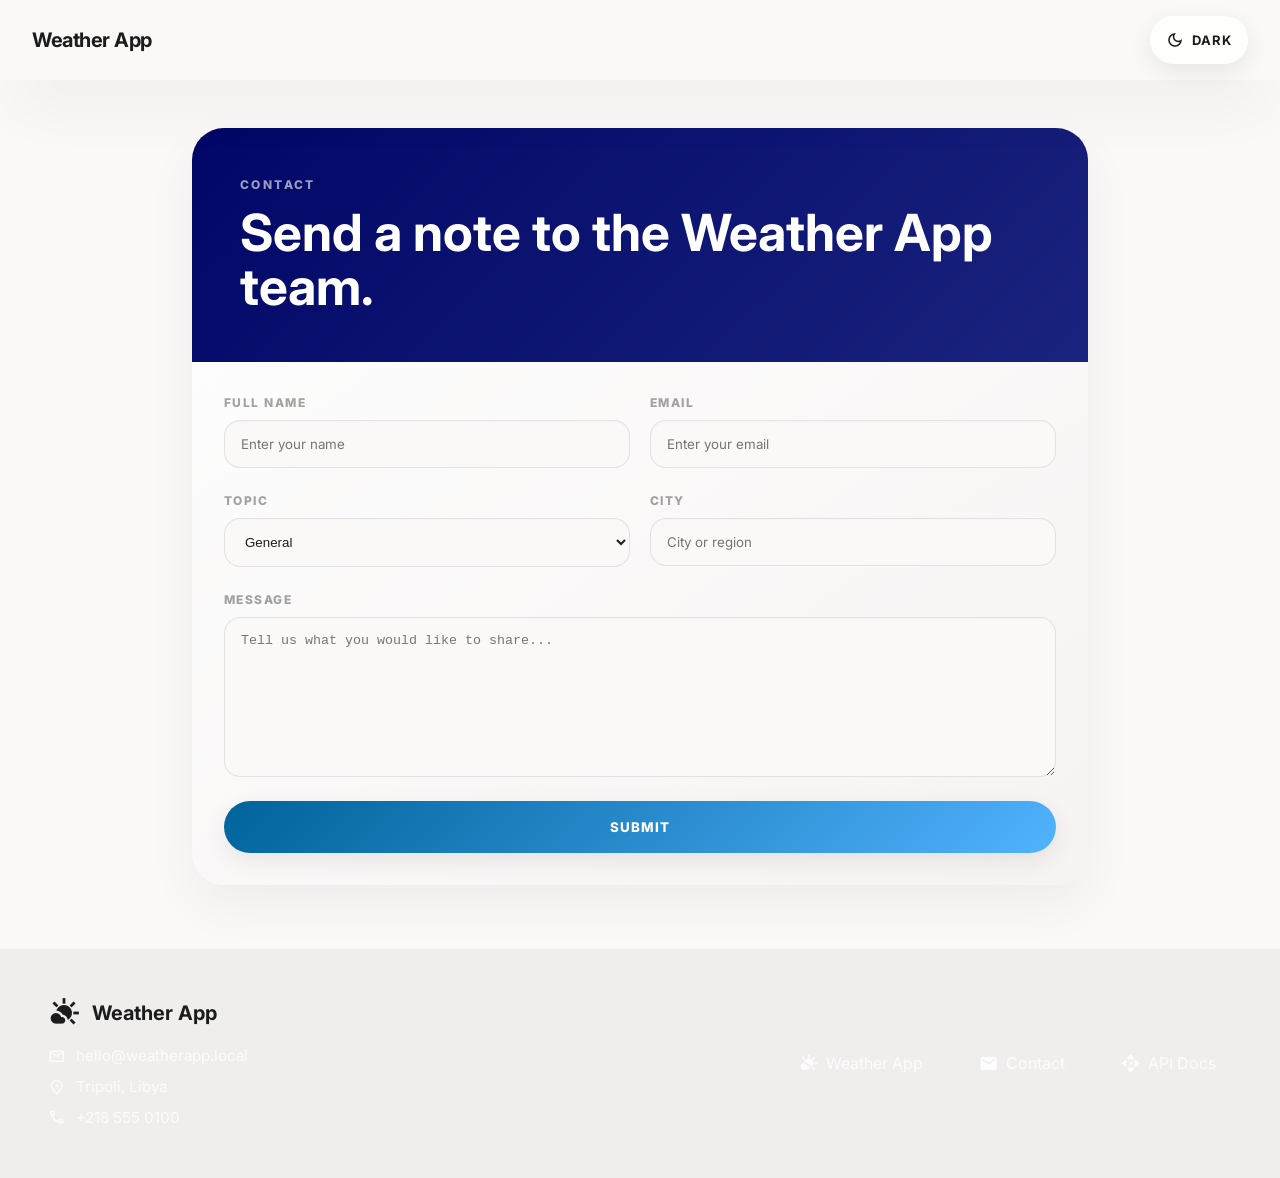
<file: contact.html>
<!DOCTYPE html>
<html lang="en">

<head>
    <meta charset="utf-8" />
    <meta name="viewport" content="width=device-width, initial-scale=1.0" />
    <title>Contact</title>

    <link href="https://fonts.googleapis.com/css2?family=Inter:wght@300;400;500;600;700;800;900&display=swap"
        rel="stylesheet" />
    <link href="https://fonts.googleapis.com/css2?family=Material+Symbols+Outlined:wght,FILL@100..700,0..1&display=swap"
        rel="stylesheet" />

    <link rel="stylesheet" href="style.css" />
    <link rel="stylesheet" href="theme.css" />
</head>

<body>
    <div class="page-shell">
        <header class="nav-header">
            <nav class="nav-inner">
                <div class="brand">
                    <a class="brand-name" href="index.html">Weather App</a>
                </div>

                <div class="search-wrapper" aria-hidden="true"></div>

                <button class="theme-toggle" id="theme-toggle" type="button" aria-label="Switch to dark mode"
                    aria-pressed="false" title="Switch theme">
                    <span class="material-symbols-outlined theme-toggle-icon" id="theme-toggle-icon">dark_mode</span>
                    <span class="theme-toggle-text" id="theme-toggle-text">Dark</span>
                </button>
            </nav>
        </header>

        <main class="contact-main">
            <section class="contact-section">
                <div class="contact-hero">
                    <p class="contact-kicker">Contact</p>
                    <h4 class="contact-title">Send a note to the Weather App team.</h4>
                </div>
                <form class="contact-form" id="contact-form">
                    <div class="contact-field-grid">
                        <div class="contact-field">
                            <label for="contact-name">Full Name</label>
                            <input id="contact-name" name="name" type="text" placeholder="Enter your name" required />
                        </div>
                        <div class="contact-field">
                            <label for="contact-email">Email</label>
                            <input id="contact-email" name="email" type="email" placeholder="Enter your email"
                                required />
                        </div>
                    </div>

                    <div class="contact-field-grid">
                        <div class="contact-field">
                            <label for="contact-topic">Topic</label>
                            <select id="contact-topic" name="topic">
                                <option value="General">General</option>
                                <option value="Feedback">Feedback</option>
                                <option value="Design">Design</option>
                                <option value="Data">Weather Data</option>
                            </select>
                        </div>
                        <div class="contact-field">
                            <label for="contact-city">City</label>
                            <input id="contact-city" name="city" type="text" placeholder="City or region" />
                        </div>
                    </div>

                    <div class="contact-field">
                        <label for="contact-message">Message</label>
                        <textarea id="contact-message" name="message"
                            placeholder="Tell us what you would like to share..." required></textarea>
                    </div>

                    <button class="contact-submit" type="submit">Submit</button>
                </form>
            </section>
        </main>

        <footer class="footer">
            <div class="footer-inner">
                <!-- brand -->
                <div class="footer-brand">
                    <div class="footer-logo">
                        <span class="material-symbols-outlined">partly_cloudy_day</span>
                        <span class="footer-brand-name">Weather App</span>
                    </div>

                    <div class="contact-footer-info">
                        <div class="footer-info-item">
                            <span class="material-symbols-outlined">mail</span>
                            <span>hello@weatherapp.local</span>
                        </div>

                        <div class="footer-info-item">
                            <span class="material-symbols-outlined">location_on</span>
                            <span>Tripoli, Libya</span>
                        </div>

                        <div class="footer-info-item">
                            <span class="material-symbols-outlined">call</span>
                            <span>+218 555 0100</span>
                        </div>
                    </div>
                </div>

                <!-- links -->
                <div class="footer-links">
                    <a href="index.html">
                        <span class="material-symbols-outlined">partly_cloudy_day</span>
                        <span>Weather App</span>
                    </a>

                    <a href="contact.html">
                        <span class="material-symbols-outlined">mail</span>
                        <span>Contact</span>
                    </a>

                    <a href="https://open-meteo.com/en/docs" target="_blank" rel="noreferrer">
                        <span class="material-symbols-outlined">api</span>
                        <span>API Docs</span>
                    </a>
                </div>
            </div>
        </footer>
    </div>

    <script src="contact.js"></script>
</body>

</html>
</file>
<file: style.css>
/* Global Styles */
:root {
    /* Spacing Scale */
    --space-1: 0.25rem;
    /* 4px  */
    --space-2: 0.5rem;
    /* 8px  */
    --space-3: 0.75rem;
    /* 12px */
    --space-4: 1rem;
    /* 16px */
    --space-5: 1.25rem;
    /* 20px */
    --space-6: 1.5rem;
    /* 24px */
    --space-8: 2rem;
    /* 32px */
    --space-10: 2.5rem;
    /* 40px */
    --space-12: 3rem;
    /* 48px */

    /* Border Radii */
    --radius-default: 1rem;
    /* 16px */
    --radius-lg: 2rem;
    /* 32px */
    --radius-xl: 3rem;
    /* 48px */
    --radius-full: 9999px;

    /* Transitions */
    --transition-all: all 0.3s ease;

    /* Layout */
    --max-width: 1440px;
}



* {
    box-sizing: border-box;
    margin: 0;
    padding: 0;
}

body {
    font-family: 'Inter', sans-serif;
    background-color: var(--background);
    color: var(--on-surface);
    line-height: 1.5;
    transition: background-color 0.3s ease, color 0.3s ease;
}

a {
    text-decoration: none;
    color: inherit;
}

button {
    border: none;
    background: none;
    cursor: pointer;
    font-family: inherit;
}

input {
    font-family: inherit;
    border: none;
    outline: none;
}

img {
    display: block;
    max-width: 100%;
}

.material-symbols-outlined {
    font-variation-settings: 'FILL' 0, 'wght' 400, 'GRAD' 0, 'opsz' 24;
}

/* 
    Navigation Styles
 */
.nav-header {
    position: fixed;
    width: 100%;
    z-index: 50;
    background-color: var(--nav-background);
    backdrop-filter: blur(24px);
    box-shadow: var(--shadow-nav);
}

.nav-inner {
    display: flex;
    justify-content: space-between;
    align-items: center;
    padding: var(--space-4) var(--space-8);
    max-width: var(--max-width);
    margin: 0 auto;
}

.brand {
    display: flex;
    align-items: center;
    gap: var(--space-2);
}

.brand-name {
    font-size: 1.25rem;
    font-weight: 700;
    letter-spacing: -0.025em;
    color: var(--on-surface);
}

/* Search Bar */
.search-wrapper {
    flex: 1;
    max-width: 36rem;
    margin: 0 var(--space-12);
}

.search-container {
    position: relative;
    width: 100%;
}

.search-icon-left {
    position: absolute;
    top: 0;
    bottom: 0;
    left: var(--space-4);
    display: flex;
    align-items: center;
    pointer-events: none;
    color: var(--nav-search-icon);
}

.search-input {
    width: 100%;
    height: 3rem;
    padding-left: 3rem;
    padding-right: var(--space-4);
    background-color: var(--surface-container-lowest);
    border-radius: var(--radius-xl);
    border: none;
    box-shadow: var(--shadow-float);
    transition: var(--transition-all);
    font-weight: 300;
    color: var(--on-surface);
}

.search-input::placeholder {
    color: var(--text-subtle);
    font-weight: 300;
}

.search-input:focus {
    box-shadow: var(--shadow-float), 0 0 0 2px var(--secondary);
    background-color: var(--search-focus-surface);
}

.theme-toggle {
    display: inline-flex;
    align-items: center;
    gap: var(--space-2);
    min-height: 3rem;
    padding: 0 var(--space-4);
    border-radius: var(--radius-xl);
    background-color: var(--theme-toggle-background);
    color: var(--theme-toggle-color);
    box-shadow: var(--theme-toggle-shadow);
    transition: var(--transition-all);
}

.theme-toggle:hover {
    background-color: var(--theme-toggle-background-hover);
    transform: translateY(-1px);
}

.theme-toggle:focus-visible {
    outline: none;
    box-shadow: var(--theme-toggle-shadow), 0 0 0 3px var(--theme-toggle-ring);
}

.theme-toggle-icon {
    font-size: 1.125rem;
}

.theme-toggle-text {
    font-size: 0.8125rem;
    font-weight: 700;
    letter-spacing: 0.08em;
    text-transform: uppercase;
}

/* 
Main content styles
 */

.main-content {
    padding-top: 8rem;
    padding-bottom: 4rem;
    padding-left: var(--space-8);
    padding-right: var(--space-8);
    max-width: var(--max-width);
    margin: 0 auto;
    display: flex;
    flex-direction: column;
    gap: var(--space-12);
}


/* 
current section styles
 */

.current-section {
    position: relative;
    overflow: hidden;
    border-radius: var(--radius-lg);
    background: linear-gradient(135deg, var(--primary), var(--primary-container));
    padding: var(--space-12);
    color: var(--on-primary);
    min-height: 480px;
    display: flex;
    flex-direction: column;
    justify-content: space-between;
}

.current-body {
    position: relative;
    z-index: 10;
    display: flex;
    flex-direction: row;
    justify-content: space-between;
    align-items: center;
    flex: 1;
}

.current-info {
    display: flex;
    flex: 1;
    flex-direction: column;
    gap: var(--space-4);
}

.current-location {
    display: flex;
    align-items: center;
    gap: var(--space-2);
    color: var(--hero-text-muted);
    text-transform: uppercase;
    letter-spacing: 0.2em;
    font-weight: 500;
    font-size: 0.75rem;
}

.current-location-icon {
    font-size: 1rem;
}

.current-temp {
    font-size: 10rem;
    font-weight: 900;
    line-height: 1;
    letter-spacing: -0.05em;
    margin-left: -0.125rem;
}

.current-detail-row {
    display: flex;
    align-items: center;
    gap: var(--space-4);
}

.current-condition {
    font-size: 1.875rem;
    font-weight: 300;
    color: var(--hero-text-strong);
}

.current-divider {
    height: 1px;
    width: 3rem;
    background-color: var(--hero-divider);
}

.current-hilo {
    font-size: 1.25rem;
    color: var(--hero-text-soft);
}

.daypart-section {
    position: relative;
    margin-top: 2rem;
}

.daypart-header {
    margin-bottom: 1.25rem;
}

.daypart-kicker {
    font-size: 0.85rem;
    font-weight: 600;
    letter-spacing: 0.12em;
    text-transform: uppercase;
    opacity: 0.75;
}

.daypart-grid {
    display: grid;
    grid-template-columns: repeat(3, minmax(0, 1fr));
    gap: 1rem;
}

.daypart-card {
    position: relative;

    display: flex;
    flex-direction: column;
    align-items: center;
    text-align: center;

    padding: 1.5rem;

    border-radius: 24px;

    background: rgba(255, 255, 255, 0.08);
    backdrop-filter: blur(18px);
    -webkit-backdrop-filter: blur(18px);

    border: 1px solid rgba(255, 255, 255, 0.12);

    transition:
        transform 0.3s ease,
        background 0.3s ease,
        border-color 0.3s ease;
}

.daypart-card:hover {
    transform: translateY(-6px);
    background: rgba(255, 255, 255, 0.12);
    border-color: rgba(255, 255, 255, 0.2);
}

.daypart-label {
    font-size: 0.85rem;
    font-weight: 600;
    text-transform: uppercase;
    letter-spacing: 0.08em;
    opacity: 0.8;
}

.daypart-icon {
    margin: 1rem 0;
    font-size: 3rem;
}

.daypart-temp {
    margin: 0;

    font-size: 2rem;
    font-weight: 800;
    line-height: 1;
}

.daypart-note {
    margin-top: 0.75rem;

    font-size: 0.95rem;
    line-height: 1.5;

    opacity: 0.75;
}

@media (max-width: 768px) {
    .daypart-grid {
        grid-template-columns: 1fr;
    }

    .daypart-card {
        padding: 1.25rem;
    }
}

/* Glassmorphism Card */
.glass-card {
    background: var(--glass-surface);
    backdrop-filter: blur(24px);
    padding: 2.5rem;
    border-radius: var(--radius-default);
    border: 1px solid var(--glass-border);
    box-shadow: var(--glass-shadow);
    display: flex;
    justify-content: center;
    align-items: center;
    gap: var(--space-4);
}

.glass-icon {
    font-size: 12rem;
    color: var(--secondary-container);
    filter: var(--icon-shadow);
}

.glass-label {
    text-align: center;
}

.glass-station {
    font-size: 0.75rem;
    text-transform: uppercase;
    letter-spacing: 0.1em;
    color: var(--hero-text-faint);
    margin-bottom: 0.25rem;
}

.glass-status {
    font-weight: 700;
    font-size: 1.125rem;
}

/* current Meta */
.current-meta {
    margin-top: var(--space-12);
    display: flex;
    gap: var(--space-12);
    font-size: 0.875rem;
    text-transform: uppercase;
    letter-spacing: 0.1em;
    font-weight: 600;
    color: var(--hero-text-subtle);
}

.current-live {
    display: flex;
    align-items: center;
    gap: var(--space-2);
}

.live-dot {
    width: 0.5rem;
    height: 0.5rem;
    border-radius: var(--radius-full);
    background-color: var(--secondary-container);
    animation: pulse 2s ease-in-out infinite;
}

.forecast-section {
    display: flex;
    flex-direction: column;
    gap: var(--space-6);
}

.section-title {
    font-size: 0.75rem;
    text-transform: uppercase;
    letter-spacing: 0.25em;
    font-weight: 900;
    color: var(--text-muted);
    padding: 0 var(--space-2);
}

.forecast-grid {
    display: grid;
    grid-template-columns: repeat(7, 1fr);
    gap: var(--space-4);
}

/* Forecast Day Card */
.forecast-card {
    background-color: var(--surface-container-low);
    padding: var(--space-6);
    border-radius: var(--radius-default);
    display: flex;
    flex-direction: column;
    align-items: center;
    justify-content: space-between;
    min-height: 220px;
    transition: var(--transition-all);
    cursor: pointer;
}

.forecast-card:focus-visible {
    outline: none;
    box-shadow: var(--card-shadow), 0 0 0 3px var(--secondary);
}

.forecast-card:hover {
    background-color: var(--surface-container-high);
}

.forecast-card.active {
    background-color: var(--surface-container-lowest);
    box-shadow: var(--card-shadow);
}

.forecast-card.active:hover {
    transform: scale(1.02);
}

.forecast-day {
    font-size: 0.75rem;
    font-weight: 900;
    text-transform: uppercase;
    letter-spacing: 0.1em;
}

.forecast-card.active .forecast-day {
    color: var(--secondary);
}

.forecast-card:not(.active) .forecast-day {
    color: var(--forecast-day-muted);
}

.forecast-icon {
    font-size: 2.5rem;
    margin: var(--space-4) 0;
}

.forecast-card.active .forecast-icon {
    color: var(--secondary);
}

.forecast-card:not(.active) .forecast-icon {
    color: var(--forecast-icon-muted);
}

.forecast-temps {
    text-align: center;
}

.forecast-high {
    font-size: 1.5rem;
    font-weight: 700;
    color: var(--on-surface);
}

.forecast-low {
    font-size: 0.875rem;
    font-weight: 500;
    color: var(--text-muted);
}


.metrics-grid {
    display: grid;
    grid-template-columns: repeat(3, 1fr);
    gap: var(--space-6);
}

.metric-card {
    background-color: var(--surface-container-lowest);
    padding: var(--space-8);
    border-radius: var(--radius-default);
    box-shadow: var(--shadow-ambient);
    transition: var(--transition-all);
}

.metric-card:hover {
    box-shadow: var(--shadow-ambient-lg);
}

.metric-header {
    display: flex;
    align-items: center;
    justify-content: space-between;
    margin-bottom: var(--space-8);
}

.metric-label {
    font-size: 0.6875rem;
    font-weight: 900;
    text-transform: uppercase;
    letter-spacing: 0.1em;
    color: var(--text-muted);
}

.metric-icon {
    color: var(--secondary);
}

.metric-value-row {
    display: flex;
    align-items: baseline;
    gap: var(--space-2);
}

.metric-value {
    font-size: 2.25rem;
    font-weight: 700;
    color: var(--on-surface);
}

.metric-unit {
    font-size: 1.125rem;
    font-weight: 500;
    color: var(--text-soft-strong);
}

.metric-unit-lg {
    font-size: 1.25rem;
    font-weight: 500;
    color: var(--text-soft-strong);
}

.metric-direction {
    margin-left: auto;
    font-size: 1.25rem;
    font-weight: 600;
    color: var(--secondary);
}

.metric-note {
    margin-top: var(--space-4);
    font-size: 0.875rem;
    color: var(--text-soft);
    font-weight: 500;
}

/* Gauge Components */
.gauge-track {
    margin-top: var(--space-8);
    height: 0.375rem;
    width: 100%;
    background-color: var(--secondary-fixed);
    border-radius: var(--radius-full);
    overflow: hidden;
}

.gauge-fill {
    height: 100%;
    background-color: var(--secondary);
    border-radius: var(--radius-full);
    transition: width 0.6s ease;
}

.gauge-track-dot {
    position: relative;
    overflow: visible;
}

.gauge-dot {
    position: absolute;
    top: 50%;
    transform: translate(-50%, -50%);
    width: 1rem;
    height: 1rem;
    border-radius: var(--radius-full);
    border: 2px solid var(--uv-dot-border);
    background-color: var(--secondary);
    box-shadow: var(--shadow-float);
    transition: left 0.6s ease;
}

/* Pressure Trend */
.pressure-trend {
    margin-top: var(--space-8);
    display: flex;
    align-items: center;
    gap: var(--space-2);
    color: var(--error);
    font-size: 0.75rem;
    font-weight: 900;
    text-transform: uppercase;
    letter-spacing: 0.1em;
}

.pressure-trend-icon {
    font-size: 0.875rem;
}

.footer {
    background-color: var(--surface-container);
    padding: var(--space-12) 0;
}

.footer-inner {
    display: flex;
    justify-content: space-between;
    align-items: center;
    padding: 0 var(--space-12);
    max-width: var(--max-width);
    margin: 0 auto;
}

.footer-brand {
    display: flex;
    flex-direction: column;
    gap: 1rem;
}

.footer-logo {
    display: flex;
    align-items: center;
    gap: 0.75rem;
}

.footer-logo .material-symbols-outlined {
    font-size: 2rem;
    font-variation-settings:
        'FILL' 1,
        'wght' 500;
}

.footer-brand-name {
    font-size: 1.25rem;
    font-weight: 700;
}

.contact-footer-info {
    display: flex;
    flex-direction: column;
    gap: 0.6rem;
}

.footer-info-item {
    display: flex;
    align-items: center;
    gap: 0.6rem;
    color: rgba(255, 255, 255, .8);
    font-size: 0.95rem;
}

.footer-info-item .material-symbols-outlined {
    font-size: 1.1rem;
}

.footer-copyright {
    font-size: 0.6875rem;
    text-transform: uppercase;
    letter-spacing: 0.1em;
    color: var(--footer-text-muted);
    margin-top: var(--space-2);
}

.footer-links {
    display: flex;
    justify-content: center;
    gap: 1.5rem;
    flex-wrap: wrap;
}

.footer-links a {
    display: flex;
    align-items: center;
    gap: 0.5rem;

    color: rgba(255, 255, 255, 0.85);
    text-decoration: none;

    padding: 0.65rem 1rem;
    border-radius: 12px;

    transition: all 0.25s ease;
}

.footer-links a:hover {
    color: #fff;
    background: rgba(255, 255, 255, 0.08);
    transform: translateY(-2px);
}

.footer-links .material-symbols-outlined {
    font-size: 1.2rem;
    font-variation-settings:
        'FILL' 1,
        'wght' 500,
        'GRAD' 0,
        'opsz' 24;
}

.page-shell {
    min-height: 100vh;
    display: flex;
    flex-direction: column;
}

.contact-main {
    padding-top: 8rem;
    padding-bottom: 4rem;
    padding-left: var(--space-8);
    padding-right: var(--space-8);
    max-width: 960px;
    width: 100%;
    margin: 0 auto;
}

.contact-section {
    background: linear-gradient(145deg, var(--surface-container-lowest), var(--surface-container-low));
    border-radius: var(--radius-lg);
    box-shadow: var(--shadow-ambient-lg);
    overflow: hidden;
}

.contact-hero {
    padding: var(--space-12);
    background: linear-gradient(135deg, var(--primary), var(--primary-container));
    color: var(--on-primary);
}

.contact-kicker {
    font-size: 0.75rem;
    letter-spacing: 0.2em;
    text-transform: uppercase;
    font-weight: 800;
    color: var(--hero-text-faint);
}

.contact-title {
    margin-top: var(--space-3);
    font-size: clamp(2.2rem, 4vw, 3.5rem);
    line-height: 1.05;
}

.contact-copy {
    margin-top: var(--space-4);
    max-width: 40rem;
    color: var(--hero-text-muted);
}

.contact-layout {
    display: grid;
    grid-template-columns: minmax(0, 1.3fr) minmax(260px, 0.7fr);
    gap: var(--space-8);
    padding: var(--space-12);
}

.contact-form {
    display: grid;
    gap: var(--space-6);
    padding: var(--space-8);
}

.contact-field-grid {
    display: grid;
    grid-template-columns: repeat(2, minmax(0, 1fr));
    gap: var(--space-5);
}

.contact-field {
    display: flex;
    flex-direction: column;
    gap: var(--space-2);
}

.contact-field label {
    font-size: 0.75rem;
    font-weight: 800;
    letter-spacing: 0.12em;
    text-transform: uppercase;
    color: var(--text-muted);
}

.contact-field input,
.contact-field textarea,
.contact-field select {
    width: 100%;
    padding: 0.95rem 1rem;
    border-radius: var(--radius-default);
    background-color: var(--surface);
    color: var(--on-surface);
    border: 1px solid var(--contact-input-border);
    box-shadow: inset 0 1px 2px rgba(0, 0, 0, 0.02);
    transition: var(--transition-all);
}

.contact-field textarea {
    min-height: 10rem;
    resize: vertical;
}

.contact-field input:focus,
.contact-field textarea:focus,
.contact-field select:focus {
    border-color: var(--secondary);
    box-shadow: 0 0 0 3px var(--theme-toggle-ring);
}

.contact-submit {
    display: inline-flex;
    justify-content: center;
    align-items: center;
    min-height: 3.25rem;
    padding: 0 var(--space-6);
    border-radius: var(--radius-xl);
    background: linear-gradient(135deg, var(--secondary), var(--secondary-container));
    color: var(--on-secondary);
    font-weight: 800;
    letter-spacing: 0.08em;
    text-transform: uppercase;
    box-shadow: var(--theme-toggle-shadow);
    transition: var(--transition-all);
}

.contact-submit:hover {
    transform: translateY(-1px);
}

.contact-note {
    font-size: 0.875rem;
    color: var(--text-soft);
}

.contact-footer-info {
    display: flex;
    flex-direction: column;
    gap: var(--space-2);
}

.loading-skeleton {
    background: linear-gradient(90deg,
            var(--surface-container-low) 25%,
            var(--surface-container) 50%,
            var(--surface-container-low) 75%);
    background-size: 200% 100%;
    animation: shimmer 1.5s ease-in-out infinite;
    border-radius: var(--radius-default);
}

.loading-overlay {
    position: absolute;
    inset: 0;
    background-color: var(--loading-overlay-background);
    display: flex;
    align-items: center;
    justify-content: center;
    z-index: 5;
    border-radius: inherit;
    opacity: 0;
    pointer-events: none;
    transition: opacity 0.3s ease;
}

.loading-overlay.active {
    opacity: 1;
    pointer-events: auto;
}

.loading-spinner {
    width: 2rem;
    height: 2rem;
    border: 3px solid var(--outline-variant);
    border-top-color: var(--secondary);
    border-radius: var(--radius-full);
    animation: spin 0.8s linear infinite;
}


.toast {
    position: fixed;
    bottom: var(--space-8);
    right: var(--space-8);
    background-color: var(--inverse-surface);
    color: var(--inverse-on-surface);
    padding: var(--space-4) var(--space-6);
    border-radius: var(--radius-default);
    box-shadow: var(--shadow-ambient-lg);
    z-index: 100;
    font-size: 0.875rem;
    font-weight: 500;
    transform: translateY(120%);
    opacity: 0;
    transition: all 0.4s cubic-bezier(0.4, 0, 0.2, 1);
}

.toast.visible {
    transform: translateY(0);
    opacity: 1;
}


/* Large Screens (lg) — Up to 1200px */
@media (max-width: 1200px) {
    :root {
        --max-width: 1100px;
    }

    .main-content {
        padding-top: 7rem;
        gap: var(--space-8);
    }

    .forecast-grid {
        grid-template-columns: repeat(4, 1fr);
    }

    .metrics-grid {
        grid-template-columns: repeat(2, 1fr);
    }
}

/* Medium Screens (md) — Up to 992px */
@media (max-width: 992px) {
    .nav-inner {
        padding: var(--space-4) var(--space-6);
    }

    .search-wrapper {
        margin: 0 var(--space-6);
    }

    .current-temp {
        font-size: 6rem;
    }

    .forecast-grid {
        grid-template-columns: repeat(3, 1fr);
    }

    .glass-card {
        padding: 2rem;
    }

    .glass-icon {
        font-size: 5rem;
    }

    .daypart-grid {
        grid-template-columns: 1fr;
    }

    .contact-layout {
        grid-template-columns: 1fr;
    }
}

/* Small Screens (sm) — Up to 768px */
@media (max-width: 768px) {
    .nav-inner {
        flex-wrap: wrap;
        gap: var(--space-4);
    }

    .search-wrapper {
        order: 3;
        width: 100%;
        max-width: 100%;
        margin: 0;
    }

    .brand {
        order: 1;
    }

    .theme-toggle {
        order: 2;
    }

    .main-content {
        padding-top: 11rem;
        padding-left: var(--space-6);
        padding-right: var(--space-6);
    }

    .current-section {
        padding: var(--space-8);
        min-height: auto;
    }

    .current-bg-texture {
        width: 100%;
        opacity: 0.15;
    }

    .current-body {
        flex-direction: column;
        align-items: center;
        text-align: center;
        gap: var(--space-8);
    }

    .current-info {
        align-items: center;
    }

    .current-temp {
        font-size: 5rem;
    }

    .current-meta {
        justify-content: center;
        margin-top: var(--space-8);
    }

    .daypart-header {
        align-items: center;
    }

    .daypart-heading {
        text-align: center;
    }

    .forecast-grid {
        grid-template-columns: repeat(2, 1fr);
    }

    .metrics-grid {
        grid-template-columns: 1fr;
    }

    .footer-inner {
        flex-direction: column;
        text-align: center;
        gap: var(--space-6);
    }

    .footer-links {
        justify-content: center;
        flex-wrap: wrap;
    }

    .contact-main {
        padding-top: 11rem;
        padding-left: var(--space-6);
        padding-right: var(--space-6);
    }

    .contact-hero,
    .contact-layout {
        padding: var(--space-8);
    }

    .contact-field-grid {
        grid-template-columns: 1fr;
    }
}


/* Extra Small Screens (xs) — Up to 576px */
@media (max-width: 576px) {
    .theme-toggle {
        width: 100%;
        justify-content: center;
    }

    .main-content {
        padding-top: 11rem;
        padding-left: var(--space-4);
        padding-right: var(--space-4);
        gap: var(--space-6);
    }

    .current-section {
        padding: var(--space-8) var(--space-4);
    }

    .current-temp {
        font-size: 4.5rem;
    }

    .current-condition {
        font-size: 1.5rem;
    }

    .current-meta {
        flex-direction: column;
        align-items: center;
        gap: var(--space-2);
        font-size: 0.75rem;
    }

    .forecast-grid {
        grid-template-columns: 1fr;
    }

    .metric-card {
        padding: var(--space-6);
    }

    .metric-value {
        font-size: 2rem;
    }

    .glass-card {
        width: 100%;
        padding: 1.5rem;
    }

    .glass-icon {
        font-size: 4rem;
    }

    .daypart-card {
        text-align: center;
        align-items: center;
    }

    .contact-main {
        padding-left: var(--space-4);
        padding-right: var(--space-4);
        gap: var(--space-6);
    }

    .contact-hero,
    .contact-layout {
        padding: var(--space-6);
    }

    .toast {
        right: var(--space-4);
        left: var(--space-4);
        text-align: center;
        bottom: var(--space-4);
    }
}
</file>
<file: theme.css>
:root,
:root[data-theme="light"] {
    color-scheme: light;

    /* Surface Hierarchy */
    --surface: #fbf9f8;
    --surface-dim: #dcd9d9;
    --surface-bright: #fbf9f8;
    --surface-container: #f0eded;
    --surface-container-low: #f6f3f2;
    --surface-container-lowest: #ffffff;
    --surface-container-high: #eae8e7;
    --surface-container-highest: #e4e2e1;
    --surface-variant: #e4e2e1;

    /* Primary Palette */
    --primary: #000666;
    --primary-container: #1a237e;
    --primary-fixed: #e0e0ff;
    --primary-fixed-dim: #bdc2ff;
    --on-primary: #ffffff;
    --on-primary-fixed: #000767;
    --on-primary-fixed-variant: #343d96;
    --on-primary-container: #8690ee;
    --inverse-primary: #bdc2ff;

    /* Secondary Palette */
    --secondary: #00639a;
    --secondary-container: #51b2fe;
    --secondary-fixed: #cee5ff;
    --secondary-fixed-dim: #96ccff;
    --on-secondary: #ffffff;
    --on-secondary-fixed: #001d32;
    --on-secondary-fixed-variant: #004a75;
    --on-secondary-container: #00436a;

    /* Tertiary Palette */
    --tertiary: #001c38;
    --tertiary-container: #00315c;
    --tertiary-fixed: #d3e3ff;
    --tertiary-fixed-dim: #a3c9ff;
    --on-tertiary: #ffffff;
    --on-tertiary-fixed: #001c39;
    --on-tertiary-fixed-variant: #004882;
    --on-tertiary-container: #659ade;

    /* On-Surface & Outlines */
    --on-surface: #1b1c1c;
    --on-surface-variant: #454652;
    --background: #fbf9f8;
    --on-background: #1b1c1c;
    --outline: #767683;
    --outline-variant: #c6c5d4;
    --inverse-surface: #303030;
    --inverse-on-surface: #f3f0f0;

    /* Error */
    --error: #ba1a1a;
    --error-container: #ffdad6;
    --on-error: #ffffff;
    --on-error-container: #93000a;

    /* Theme UI Tokens */
    --nav-background: rgba(251, 249, 248, 0.8);
    --nav-search-icon: rgba(69, 70, 82, 0.6);
    --text-subtle: rgba(69, 70, 82, 0.4);
    --text-muted: rgba(27, 28, 28, 0.4);
    --text-soft: rgba(27, 28, 28, 0.5);
    --text-soft-strong: rgba(27, 28, 28, 0.6);
    --hero-text-muted: rgba(255, 255, 255, 0.8);
    --hero-text-soft: rgba(255, 255, 255, 0.7);
    --hero-text-faint: rgba(255, 255, 255, 0.6);
    --hero-text-subtle: rgba(255, 255, 255, 0.5);
    --hero-text-strong: rgba(255, 255, 255, 0.9);
    --hero-divider: rgba(255, 255, 255, 0.3);
    --glass-surface: rgba(255, 255, 255, 0.12);
    --glass-border: rgba(255, 255, 255, 0.1);
    --glass-shadow: 0 25px 50px -12px rgba(0, 0, 0, 0.25);
    --icon-shadow: drop-shadow(0 4px 6px rgba(0, 0, 0, 0.15));
    --card-shadow: 0 4px 20px rgba(0, 0, 0, 0.02);
    --loading-overlay-background: rgba(251, 249, 248, 0.7);
    --uv-dot-border: #ffffff;
    --search-focus-surface: #ffffff;
    --forecast-icon-muted: rgba(0, 99, 154, 0.6);
    --theme-toggle-background: rgba(255, 255, 255, 0.78);
    --theme-toggle-background-hover: rgba(255, 255, 255, 0.98);
    --theme-toggle-color: #1b1c1c;
    --theme-toggle-shadow: 0 8px 24px rgba(0, 0, 0, 0.08);
    --theme-toggle-ring: rgba(0, 99, 154, 0.18);
    --shadow-ambient: 0 20px 40px rgba(0, 0, 0, 0.02);
    --shadow-ambient-lg: 0 20px 50px rgba(0, 0, 0, 0.05);
    --shadow-float: 0 8px 30px rgba(0, 0, 0, 0.04);
    --shadow-nav: 0 40px 60px -15px rgba(27, 28, 28, 0.05);
    --daypart-surface: rgba(255, 255, 255, 0.12);
    --daypart-border: rgba(255, 255, 255, 0.12);
    --daypart-shadow: 0 18px 36px rgba(0, 0, 0, 0.12);
    --contact-input-border: rgba(118, 118, 131, 0.18);
}

:root[data-theme="dark"] {
    color-scheme: dark;

    --surface: #0d1420;
    --surface-dim: #0a1019;
    --surface-bright: #182334;
    --surface-container: #131c2b;
    --surface-container-low: #182233;
    --surface-container-lowest: #1d283b;
    --surface-container-high: #22314a;
    --surface-container-highest: #293955;
    --surface-variant: #36455f;

    --primary: #75a8ff;
    --primary-container: #1f3972;
    --primary-fixed: #d8e5ff;
    --primary-fixed-dim: #aac7ff;
    --on-primary: #08111e;
    --on-primary-fixed: #071325;
    --on-primary-fixed-variant: #2f4e90;
    --on-primary-container: #d8e5ff;
    --inverse-primary: #355db3;

    --secondary: #6cc8ff;
    --secondary-container: #8fd7ff;
    --secondary-fixed: #173954;
    --secondary-fixed-dim: #1f4b6c;
    --on-secondary: #07131d;
    --on-secondary-fixed: #d7f1ff;
    --on-secondary-fixed-variant: #8fd7ff;
    --on-secondary-container: #d7f1ff;

    --tertiary: #8ab7ff;
    --tertiary-container: #19365a;
    --tertiary-fixed: #d7e6ff;
    --tertiary-fixed-dim: #aac9ff;
    --on-tertiary: #07131d;
    --on-tertiary-fixed: #d7e6ff;
    --on-tertiary-fixed-variant: #8ab7ff;
    --on-tertiary-container: #d7e6ff;

    --on-surface: #edf3ff;
    --on-surface-variant: #b7c2d8;
    --background: #08111d;
    --on-background: #edf3ff;
    --outline: #6d7b94;
    --outline-variant: #3a465d;
    --inverse-surface: #edf3ff;
    --inverse-on-surface: #09111c;

    --error: #ff8b8b;
    --error-container: #611717;
    --on-error: #2e0404;
    --on-error-container: #ffd9d9;

    --nav-background: rgba(8, 17, 29, 0.82);
    --nav-search-icon: rgba(183, 194, 216, 0.72);
    --text-subtle: rgba(183, 194, 216, 0.52);
    --text-muted: rgba(183, 194, 216, 0.62);
    --text-soft: rgba(219, 229, 244, 0.66);
    --text-soft-strong: rgba(237, 243, 255, 0.78);
    --hero-text-muted: rgba(245, 248, 255, 0.84);
    --hero-text-soft: rgba(235, 241, 255, 0.72);
    --hero-text-faint: rgba(229, 236, 250, 0.62);
    --hero-text-subtle: rgba(229, 236, 250, 0.56);
    --hero-text-strong: rgba(255, 255, 255, 0.94);
    --hero-divider: rgba(255, 255, 255, 0.22);
    --glass-surface: rgba(7, 16, 29, 0.22);
    --glass-border: rgba(255, 255, 255, 0.08);
    --glass-shadow: 0 25px 50px -12px rgba(0, 0, 0, 0.42);
    --icon-shadow: drop-shadow(0 6px 14px rgba(0, 0, 0, 0.3));
    --card-shadow: 0 10px 28px rgba(0, 0, 0, 0.22);
    --loading-overlay-background: rgba(8, 17, 29, 0.72);
    --uv-dot-border: #08111d;
    --search-focus-surface: #152033;
    --forecast-icon-muted: rgba(108, 200, 255, 0.72);
    --theme-toggle-background: rgba(24, 34, 51, 0.9);
    --theme-toggle-background-hover: rgba(34, 49, 74, 0.98);
    --theme-toggle-color: #edf3ff;
    --theme-toggle-shadow: 0 12px 30px rgba(0, 0, 0, 0.28);
    --theme-toggle-ring: rgba(108, 200, 255, 0.24);
    --shadow-ambient: 0 20px 40px rgba(0, 0, 0, 0.22);
    --shadow-ambient-lg: 0 20px 50px rgba(0, 0, 0, 0.3);
    --shadow-float: 0 10px 32px rgba(0, 0, 0, 0.24);
    --shadow-nav: 0 36px 64px -24px rgba(0, 0, 0, 0.5);
    --daypart-surface: rgba(7, 16, 29, 0.28);
    --daypart-border: rgba(255, 255, 255, 0.08);
    --daypart-shadow: 0 22px 42px rgba(0, 0, 0, 0.26);
    --contact-input-border: rgba(109, 123, 148, 0.35);
}
</file>
